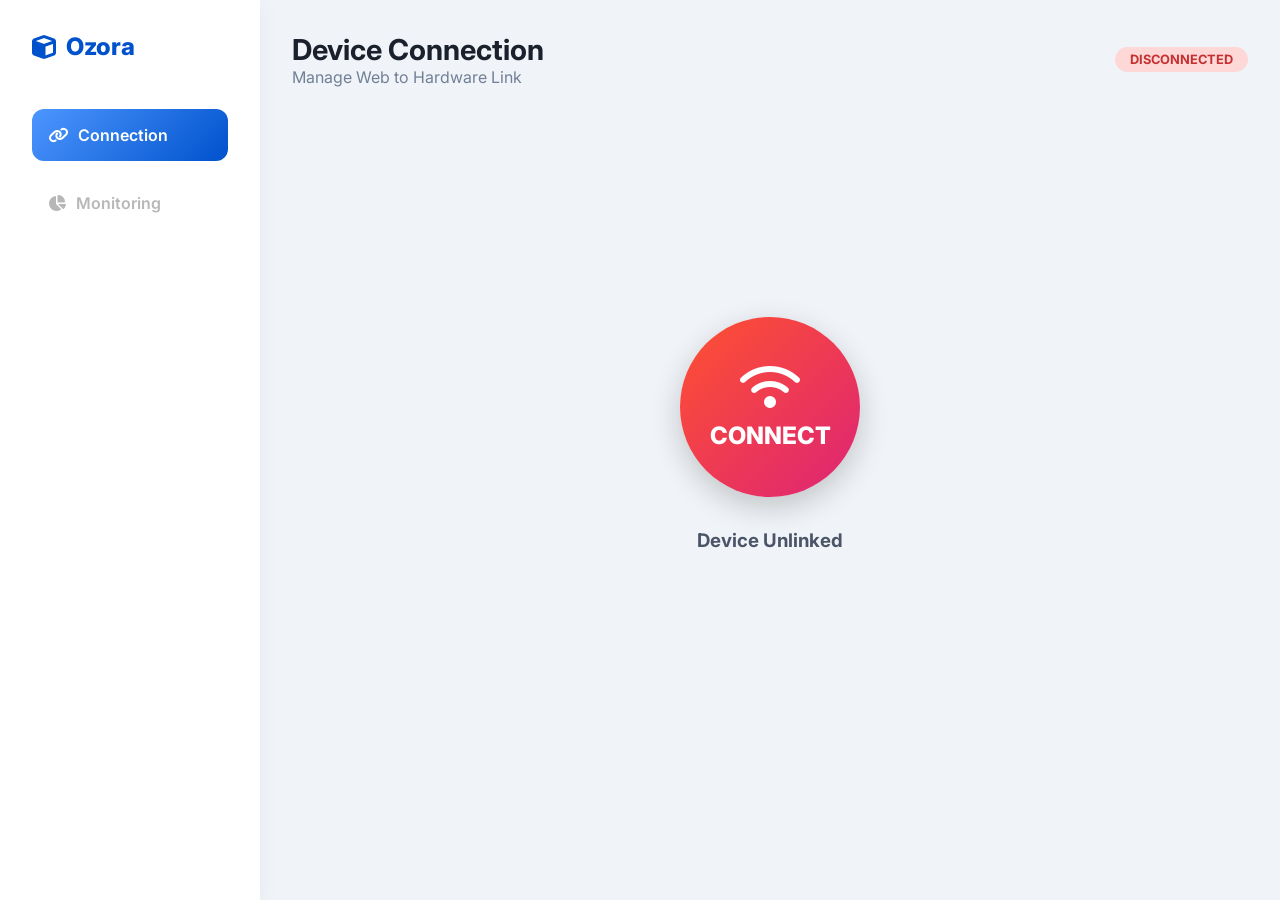
<file: templates/index.html>
<!DOCTYPE html>
<html lang="id">
<head>
    <meta charset="UTF-8">
    <meta name="viewport" content="width=device-width, initial-scale=1.0">
    <title>Ozora Dashboard</title>
    <link rel="stylesheet" href="https://cdnjs.cloudflare.com/ajax/libs/font-awesome/6.4.0/css/all.min.css">
    <link href="https://fonts.googleapis.com/css2?family=Inter:wght@400;600;800&family=Share+Tech+Mono&display=swap" rel="stylesheet">
    
    <style>
        /* =========================================
           1. VARIABLES & RESET
           ========================================= */
        :root {
            --bg-body: #F0F4F8;
            
            /* Status Colors */
            --color-active: #0052CC;
            --color-unlinked: #E53E3E;
            --color-standby: #718096;

            /* Gradients */
            --grad-temp-default: linear-gradient(180deg, #D31027 0%, #EA384D 40%, #2B32B2 100%);
            --grad-temp-hot: linear-gradient(180deg, #FF416C 0%, #FF4B2B 100%);
            --grad-temp-cold: linear-gradient(180deg, #2193b0 0%, #6dd5ed 100%);
            
            --grad-process: linear-gradient(180deg, #11998e 0%, #38ef7d 50%, #1A2980 100%);
            --bg-dark-card: #2D2D2D;

            /* Dimensions */
            --nav-width: 260px;
            --nav-height-mobile: 70px;
            --radius-card: 24px;
        }

        * { margin: 0; padding: 0; box-sizing: border-box; font-family: 'Inter', sans-serif; }

        body {
            background-color: var(--bg-body);
            color: #333;
            min-height: 100vh;
            display: flex;
            flex-direction: column;
            overflow-x: hidden;
        }

        /* =========================================
           2. NAVIGATION
           ========================================= */
        .nav-container {
            position: fixed; background: #fff; z-index: 100;
            box-shadow: 0 4px 20px rgba(0,0,0,0.05);
        }
        .nav-logo { font-weight: 800; font-size: 1.5rem; color: #0052CC; display: flex; align-items: center; gap: 10px; }
        .nav-links { list-style: none; display: flex; }
        .nav-item {
            cursor: pointer; transition: all 0.3s ease; color: #64748B; font-weight: 600; border-radius: 12px;
            display: flex; align-items: center; justify-content: center; gap: 10px;
        }
        .nav-item:hover { color: #0052CC; background: #F0F7FF; }
        .nav-item.active { background: linear-gradient(135deg, #4D96FF 0%, #0052CC 100%); color: white; }
        .nav-item.disabled { opacity: 0.5; cursor: not-allowed; pointer-events: none; filter: grayscale(1); }

        @media (min-width: 768px) {
            body { flex-direction: row; }
            .nav-container { left: 0; top: 0; height: 100vh; width: var(--nav-width); padding: 2rem; flex-direction: column; }
            .nav-links { flex-direction: column; margin-top: 3rem; gap: 1rem; }
            .nav-item { padding: 1rem; justify-content: flex-start; }
            main { margin-left: var(--nav-width); width: calc(100% - var(--nav-width)); }
        }
        @media (max-width: 767px) {
            .nav-container { bottom: 0; left: 0; width: 100%; height: var(--nav-height-mobile); padding: 0 1rem; justify-content: space-around; align-items: center; }
            .nav-logo { display: none; }
            .nav-links { width: 100%; justify-content: space-around; }
            .nav-item { flex-direction: column; font-size: 0.8rem; padding: 0.5rem; gap: 4px; background: transparent !important; color: #64748B; }
            .nav-item.active { color: #0052CC; }
            .nav-item.active i { color: #0052CC; font-size: 1.2rem; }
            main { margin-bottom: var(--nav-height-mobile); width: 100%; }
        }

        /* =========================================
           3. MAIN LAYOUT & SECTIONS
           ========================================= */
        main { padding: 2rem; position: relative; min-height: 100vh; }
        header { margin-bottom: 2rem; display: flex; justify-content: space-between; align-items: center; }
        h1 { color: #1A202C; font-size: 1.8rem; }
        
        .section-view { display: none; animation: fadeIn 0.5s ease-out; }
        .section-view.active { display: block; }
        @keyframes fadeIn { from { opacity: 0; transform: translateY(20px); } to { opacity: 1; transform: translateY(0); } }

        /* =========================================
           4. MONITORING CARDS
           ========================================= */
        .ozora-grid {
            display: grid;
            grid-template-columns: repeat(auto-fit, minmax(300px, 1fr));
            gap: 2rem;
            margin-bottom: 3rem;
        }

        .ozora-card {
            border-radius: var(--radius-card);
            padding: 1.5rem;
            color: white;
            position: relative;
            overflow: hidden;
            height: 320px;
            display: flex;
            flex-direction: column;
            justify-content: space-between;
            box-shadow: 0 15px 35px rgba(0,0,0,0.15);
            transition: transform 0.3s, background 0.5s ease;
        }
        .ozora-card:hover { transform: translateY(-5px); }

        /* --- Card 1: Temperature --- */
        .card-temp { background: var(--grad-temp-default); }
        .temp-title { font-size: 1.2rem; font-weight: 700; opacity: 0.9; }
        .temp-value { font-size: 3.5rem; font-weight: 800; margin-top: 0.5rem; }
        .temp-unit { font-size: 1.5rem; opacity: 0.8; }
        
        /* Wave Animation Graphic */
        .wave-container {
            position: absolute; bottom: 0; left: 0; width: 100%; height: 100px;
            opacity: 0.6;
        }
        .wave-path { fill: rgba(255,255,255,0.2); }

        /* --- Card 2: Color Sensor --- */
        .card-color { background: var(--bg-dark-card); color: #fff; }
        .color-content { display: flex; gap: 1.5rem; margin-top: 1rem; align-items: center; }
        
        .color-preview-box {
            width: 100px; height: 100px;
            background-color: #CCCC00;
            border-radius: 12px;
            border: 4px solid rgba(255,255,255,0.2);
            box-shadow: 0 0 20px rgba(0,0,0,0.3);
            transition: background-color 0.3s ease;
        }

        .rgb-data { display: flex; flex-direction: column; gap: 0.5rem; font-family: 'Share Tech Mono', monospace; }
        .rgb-row { display: flex; justify-content: space-between; gap: 1rem; font-size: 0.9rem; }
        .rgb-label { color: rgba(255,255,255,0.6); font-weight: 600; width: 50px;}
        .rgb-val { font-weight: 800; text-align: right; width: 40px; }
        
        .text-red { color: #FF6B6B; }
        .text-green { color: #4ECDC4; }
        .text-blue { color: #4D96FF; }

        .color-status-text { margin-top: 1rem; font-size: 0.9rem; color: rgba(255,255,255,0.7); }
        .color-name { display: block; font-size: 1.1rem; font-weight: 700; color: white; margin-top: 5px;}

        /* --- Card 3: Process Time --- */
        .card-process { background: var(--grad-process); }
        .process-title { font-size: 1.2rem; font-weight: 700; opacity: 0.9; }
        
        .timer-display {
            font-family: 'Inter', sans-serif;
            font-size: 3.5rem;
            font-weight: 800;
            margin: auto 0;
            letter-spacing: -2px;
            text-shadow: 0 4px 10px rgba(0,0,0,0.2);
        }
        .timer-ms { font-size: 1.5rem; opacity: 0.7; font-weight: 600; }
        
        .process-status {
            font-size: 1rem; font-weight: 600; 
            letter-spacing: 1px; text-transform: uppercase;
            background: rgba(255,255,255,0.2);
            padding: 5px 15px; border-radius: 20px;
            width: fit-content;
        }

        /* =========================================
           5. TABLE STYLES (NEW)
           ========================================= */
        .table-container {
            background: white;
            padding: 1.5rem;
            border-radius: 16px;
            box-shadow: 0 4px 15px rgba(0,0,0,0.05);
            overflow-x: auto;
            margin-bottom: 2rem;
            animation: fadeIn 0.8s ease-out;
        }
        .table-header { margin-bottom: 1rem; display: flex; justify-content: space-between; align-items: center; }
        .table-title { font-size: 1.2rem; font-weight: 700; color: #1A202C; }
        
        table { width: 100%; border-collapse: collapse; min-width: 600px; }
        th { text-align: left; padding: 1rem; color: #64748B; font-size: 0.85rem; font-weight: 600; border-bottom: 2px solid #F0F4F8; }
        td { padding: 1rem; border-bottom: 1px solid #F0F4F8; color: #334155; font-size: 0.95rem; }
        tr:last-child td { border-bottom: none; }
        
        .status-badge { padding: 4px 12px; border-radius: 20px; font-size: 0.75rem; font-weight: 700; display: inline-block; }
        .status-normal { background: #C6F6D5; color: #22543D; }
        .status-hot { background: #FED7D7; color: #C53030; }
        .status-cold { background: #BEE3F8; color: #2A4365; }

        /* =========================================
           6. CONTROL PAGE STYLES
           ========================================= */
        .control-wrapper { display: flex; flex-direction: column; align-items: center; justify-content: center; height: 100%; }
        .hardware-btn {
            width: 180px; height: 180px; border-radius: 50%; border: none; cursor: pointer;
            color: white; font-size: 1.5rem; font-weight: 800; display: flex; flex-direction: column;
            align-items: center; justify-content: center; box-shadow: 0 10px 30px rgba(0,0,0,0.2);
            transition: all 0.3s cubic-bezier(0.175, 0.885, 0.32, 1.275);
        }
        .hardware-btn:active { transform: scale(0.95); }
        .hardware-btn i { font-size: 3rem; margin-bottom: 10px; }
        
        .btn-unlinked { background: linear-gradient(135deg, #FF512F 0%, #DD2476 100%); }
        .btn-standby { background: #CBD5E0; color: #718096; }
        .btn-active { background: linear-gradient(135deg, #4D96FF 0%, #0052CC 100%); }
        
        .pulse-ring {
            position: absolute; width: 220px; height: 220px; border-radius: 50%;
            border: 2px solid #4D96FF; opacity: 0; pointer-events: none;
        }
        .pulse-ring.active { animation: pulse 2s infinite; }
        @keyframes pulse { 0% { transform: scale(0.8); opacity: 0.8; } 100% { transform: scale(1.5); opacity: 0; } }

        .overlay {
            position: fixed; top: 0; left: 0; width: 100%; height: 100%; background: rgba(0,0,0,0.8);
            display: none; justify-content: center; align-items: center; z-index: 999; backdrop-filter: blur(5px);
        }
        .overlay.visible { display: flex; }
    </style>
</head>
<body>

    <nav class="nav-container">
        <div class="nav-logo">
            <i class="fa-solid fa-cube"></i> <span>Ozora</span>
        </div>
        <ul class="nav-links">
            <li class="nav-item active" id="nav-control" onclick="switchTab('control')">
                <i class="fa-solid fa-link"></i> <span>Connection</span>
            </li>
            <li class="nav-item disabled" id="nav-monitoring" onclick="switchTab('monitoring')">
                <i class="fa-solid fa-chart-pie"></i> <span>Monitoring</span>
            </li>
        </ul>
    </nav>

    <main>
        <header>
            <div>
                <h1 id="page-title">Device Connection</h1>
                <p id="page-subtitle" style="color: #718096;">Manage Web to Hardware Link</p>
            </div>
            <div id="header-status" style="padding: 5px 15px; border-radius: 20px; background: #FED7D7; color: #C53030; font-weight: bold; font-size: 0.8rem;">
                DISCONNECTED
            </div>
        </header>

        <section id="control" class="section-view active" style="height: 70vh;">
            <div class="control-wrapper">
                <div style="position: relative; display: flex; justify-content: center; align-items: center;">
                    <div id="ctl-pulse" class="pulse-ring"></div>
                    <button id="ctl-btn" class="hardware-btn btn-unlinked" onclick="handleControlAction()">
                        <i class="fa-solid fa-wifi" id="ctl-icon"></i>
                        <span id="ctl-text">CONNECT</span>
                    </button>
                </div>
                <h3 id="ctl-status-text" style="margin-top: 2rem; color: #4A5568;">Device Unlinked</h3>
            </div>
        </section>

        <section id="monitoring" class="section-view">
            
            <div style="background: white; padding: 1.5rem; border-radius: 16px; margin-bottom: 2rem; display: flex; align-items: center; justify-content: space-between; box-shadow: 0 4px 15px rgba(0,0,0,0.05);">
                <div>
                    <h3 style="margin-bottom: 0.2rem;">System Control</h3>
                    <p style="color: #718096; font-size: 0.9rem;">Start scanning color sensors</p>
                </div>
                <button id="mon-btn" class="hardware-btn btn-standby" style="width: 60px; height: 60px; font-size: 0.8rem;" onclick="toggleHardware()">
                    <i class="fa-solid fa-power-off" style="font-size: 1.2rem; margin:0;"></i>
                </button>
            </div>

            <div class="ozora-grid">
                
                <div class="ozora-card card-temp" id="card-temp-visual">
                    <div>
                        <div class="temp-title">Temperature</div>
                        <div class="temp-value">
                            <span id="val-temp">0</span><span class="temp-unit">°C</span>
                        </div>
                    </div>
                    <div class="wave-container">
                        <svg viewBox="0 0 500 150" preserveAspectRatio="none" style="height: 100%; width: 100%;">
                            <path class="wave-path" d="M0.00,49.98 C149.99,150.00 349.20,-49.98 500.00,49.98 L500.00,150.00 L0.00,150.00 Z"></path>
                        </svg>
                    </div>
                </div>

                <div class="ozora-card card-color">
                    <div>
                        <div class="temp-title">Color Sensor</div>
                        <div class="color-content">
                            <div id="color-preview" class="color-preview-box"></div>
                            <div class="rgb-data">
                                <div class="rgb-row"><span class="rgb-label text-red">Red</span><span class="rgb-val" id="val-r">0</span></div>
                                <div class="rgb-row"><span class="rgb-label text-green">Green</span><span class="rgb-val" id="val-g">0</span></div>
                                <div class="rgb-row"><span class="rgb-label text-blue">Blue</span><span class="rgb-val" id="val-b">0</span></div>
                            </div>
                        </div>
                        <div class="color-status-text">
                            Monochromatic Scale <span id="color-name" class="color-name">Not Clear</span>
                        </div>
                    </div>
                </div>

                <div class="ozora-card card-process">
                    <div>
                        <div class="process-title">Process Time</div>
                        <div class="timer-display">
                            <span id="timer-sec">00</span>.<span id="timer-ms">00</span>.<span id="timer-micro" class="timer-ms">00</span>
                        </div>
                    </div>
                    <div class="process-status" id="process-status-text">Standby</div>
                </div>

            </div>

            <div class="table-container">
                <div class="table-header">
                    <div class="table-title">Sensor Log History</div>
                    <div style="font-size: 0.9rem; color: #718096;"><i class="fa-solid fa-list-ul"></i> Latest Readings</div>
                </div>
                <table>
                    <thead>
                        <tr>
                            <th>TIME</th>
                            <th>TEMP</th>
                            <th>COLOR DETECTED</th>
                            <th>STATUS</th>
                        </tr>
                    </thead>
                    <tbody id="log-table-body">
                        <!-- Table Data Here (Bisa diisi dinamis nanti) -->
                        <tr>
                            <td>10:00:05</td>
                            <td>33.2 °C</td>
                            <td>Blue</td>
                            <td><span class="status-badge status-cold">COOL</span></td>
                        </tr>
                        <tr>
                            <td>10:00:04</td>
                            <td>34.5 °C</td>
                            <td>Yellow</td>
                            <td><span class="status-badge status-normal">NORMAL</span></td>
                        </tr>
                        <tr>
                            <td>10:00:03</td>
                            <td>35.1 °C</td>
                            <td>Red</td>
                            <td><span class="status-badge status-hot">HOT</span></td>
                        </tr>
                    </tbody>
                </table>
            </div>

        </section>

    </main>

    <div id="overlay-scan" class="overlay">
        <div style="color: white; text-align: center;">
            <i class="fa-solid fa-satellite-dish fa-spin" style="font-size: 3rem; margin-bottom: 1rem;"></i>
            <h3>Looking for hardware devices..</h3>
        </div>
    </div>

<script>
    // =========================================
    // LOGIC JAVASCRIPT & AJAX INTEGRATION
    // =========================================
    const apiToken = "{{ api_token }}"; 
    let isLinked = false;
    let activeDeviceId = null;
    let isHardwareOn = true; 

    let timerInterval = null;
    let dataPollingInterval = null;
    let startTime = 0;
    let elapsedTime = 0;

    // Elements
    const navControl = document.getElementById('nav-control');
    const navMonitoring = document.getElementById('nav-monitoring');
    const headerStatus = document.getElementById('header-status');
    const ctlBtn = document.getElementById('ctl-btn');
    const ctlIcon = document.getElementById('ctl-icon');
    const ctlText = document.getElementById('ctl-text');
    const ctlStatusText = document.getElementById('ctl-status-text');
    const monBtn = document.getElementById('mon-btn');
    const processStatusText = document.getElementById('process-status-text');

    const valTemp = document.getElementById('val-temp');
    const cardTempVisual = document.getElementById('card-temp-visual');
    const valR = document.getElementById('val-r');
    const valG = document.getElementById('val-g');
    const valB = document.getElementById('val-b');
    const colorPreview = document.getElementById('color-preview');
    const colorName = document.getElementById('color-name');

    const timerSec = document.getElementById('timer-sec');
    const timerMs = document.getElementById('timer-ms');
    const timerMicro = document.getElementById('timer-micro');

    // CSRF Token Helper
    function getCookie(name) {
        let cookieValue = null;
        if (document.cookie && document.cookie !== '') {
            const cookies = document.cookie.split(';');
            for (let i = 0; i < cookies.length; i++) {
                const cookie = cookies[i].trim();
                if (cookie.substring(0, name.length + 1) === (name + '=')) {
                    cookieValue = decodeURIComponent(cookie.substring(name.length + 1));
                    break;
                }
            }
        }
        return cookieValue;
    }

    // Nav Logic
    function switchTab(tab) {
        if (tab === 'monitoring' && !isLinked) return;
        document.querySelectorAll('.nav-item').forEach(el => el.classList.remove('active'));
        if (tab === 'control') {
            navControl.classList.add('active');
            document.getElementById('page-title').innerText = "Device Connection";
            document.getElementById('page-subtitle').innerText = "Manage Web to Hardware Link";
        } else {
            navMonitoring.classList.add('active');
            document.getElementById('page-title').innerText = "Monitoring";
            document.getElementById('page-subtitle').innerText = "Real-time Sensor Data";
        }
        document.querySelectorAll('.section-view').forEach(el => el.classList.remove('active'));
        document.getElementById(tab).classList.add('active');
    }

    // Control Logic: Connect to ESP32
    function handleControlAction() {
        if (!isLinked) {
            document.getElementById('overlay-scan').classList.add('visible');
            
            // Cek device yang online di Django
            fetch('/api/devices/online/', {
                method: 'GET',
                headers: { 'Authorization': 'Token ' + apiToken }
            })
            .then(res => res.json())
            .then(data => {
                document.getElementById('overlay-scan').classList.remove('visible');
                if(data.count > 0) {
                    activeDeviceId = data.devices[0].device_id;
                    isHardwareOn = data.devices[0].target_status;
                    setSystemLinked(true);
                } else {
                    alert("Tidak ada device Ozora yang sedang online. Pastikan alat menyala dan terhubung ke WiFi.");
                }
            })
            .catch(err => {
                document.getElementById('overlay-scan').classList.remove('visible');
                alert("Error menghubungkan ke server.");
            });
        } else {
            setSystemLinked(false);
        }
    }

    function setSystemLinked(status) {
        isLinked = status;
        if (status) {
            ctlBtn.className = "hardware-btn btn-standby";
            ctlIcon.className = "fa-solid fa-link";
            ctlText.innerText = "LINKED";
            ctlStatusText.innerText = "Hardware Connected. ID: " + activeDeviceId;
            headerStatus.style.background = "#C6F6D5";
            headerStatus.style.color = "#22543D";
            headerStatus.innerText = "CONNECTED";
            navMonitoring.classList.remove('disabled');
            
            updateUIStatus(isHardwareOn);
            dataPollingInterval = setInterval(pollSensorData, 5000); 
            
            setTimeout(() => switchTab('monitoring'), 500);
        } else {
            activeDeviceId = null;
            clearInterval(dataPollingInterval);
            clearInterval(timerInterval);
            
            ctlBtn.className = "hardware-btn btn-unlinked";
            ctlIcon.className = "fa-solid fa-wifi";
            ctlText.innerText = "CONNECT";
            ctlStatusText.innerText = "Device Unlinked";
            headerStatus.style.background = "#FED7D7";
            headerStatus.style.color = "#C53030";
            headerStatus.innerText = "DISCONNECTED";
            navMonitoring.classList.add('disabled');
        }
    }

    // Control Logic: Target API (ON/OFF Mesin)
    function toggleHardware() {
        if (!isLinked || !activeDeviceId) return;

        let nextStatus = !isHardwareOn; 

        fetch('/api/device/control/', {
            method: 'POST',
            headers: {
                'Content-Type': 'application/json',
                'Authorization': 'Token ' + apiToken,
                'X-CSRFToken': getCookie('csrftoken')
            },
            body: JSON.stringify({
                device_id: activeDeviceId,
                target_status: nextStatus
            })
        })
        .then(res => res.json())
        .then(data => {
            if(data.status === 'success') {
                isHardwareOn = data.target_status;
                updateUIStatus(isHardwareOn);
            }
        });
    }

    function updateUIStatus(isOn) {
        if (isOn) {
            monBtn.className = "hardware-btn btn-active";
            processStatusText.innerText = "Running";
            startTime = Date.now() - elapsedTime;
            timerInterval = setInterval(updateTimer, 10);
        } else {
            monBtn.className = "hardware-btn btn-standby";
            processStatusText.innerText = "Standby (Mesin Mati)";
            clearInterval(timerInterval);
        }
    }

    function updateTimer() {
        let now = Date.now();
        elapsedTime = now - startTime;
        let diffDate = new Date(elapsedTime);
        timerSec.innerText = diffDate.getUTCSeconds().toString().padStart(2, '0');
        timerMs.innerText = Math.floor(diffDate.getUTCMilliseconds() / 10).toString().padStart(2, '0');
        timerMicro.innerText = (diffDate.getUTCMilliseconds() % 10).toString() + "0";
    }

    // Fetch Real Data via AJAX
    let lastSensorId = 0;
    function pollSensorData() {
        fetch('/tools/?since_id=' + lastSensorId, {
            headers: {
                'X-Requested-With': 'XMLHttpRequest'
            }
        })
        .then(res => res.json())
        .then(data => {
            if(data.sensor_data && data.sensor_data.length > 0) {
                let latest = data.sensor_data[0];
                lastSensorId = latest.id;
                
                // Update UI Temp
                valTemp.innerText = latest.temp;
                if (latest.temp >= 35.0) {
                    cardTempVisual.style.background = "linear-gradient(180deg, #FF416C 0%, #FF4B2B 100%)";
                } else if (latest.temp < 34.0) {
                    cardTempVisual.style.background = "linear-gradient(180deg, #2193b0 0%, #6dd5ed 100%)";
                } else {
                    cardTempVisual.style.background = "linear-gradient(180deg, #D31027 0%, #EA384D 40%, #2B32B2 100%)";
                }

                // Update UI Color
                valR.innerText = latest.red;
                valG.innerText = latest.green;
                valB.innerText = latest.blue;
                
                // Normalisasi 16-bit ke 8-bit untuk merubah preview background CSS
                let maxColor = Math.max(latest.red, latest.green, latest.blue);
                let scale = maxColor > 255 ? (255 / maxColor) : 1;
                
                let cssR = Math.round(latest.red * scale);
                let cssG = Math.round(latest.green * scale);
                let cssB = Math.round(latest.blue * scale);

                colorPreview.style.backgroundColor = `rgb(${cssR}, ${cssG}, ${cssB})`;
                
                // Simple Color Logic mapping (Tetap pakai nilai mentah dari sensor)
                if (latest.red > 200 && latest.green > 200 && latest.blue < 100) colorName.innerText = "Yellow";
                else if (latest.red > 200 && latest.green < 100 && latest.blue < 100) colorName.innerText = "Red";
                else if (latest.red < 100 && latest.green > 200 && latest.blue < 100) colorName.innerText = "Green";
                else if (latest.red < 100 && latest.green < 100 && latest.blue > 200) colorName.innerText = "Blue";
                else if (latest.red > 200 && latest.green > 200 && latest.blue > 200) colorName.innerText = "White";
                else colorName.innerText = "Mixed";
            }
        });
    }
</script>
</body>
</html>
</file>
